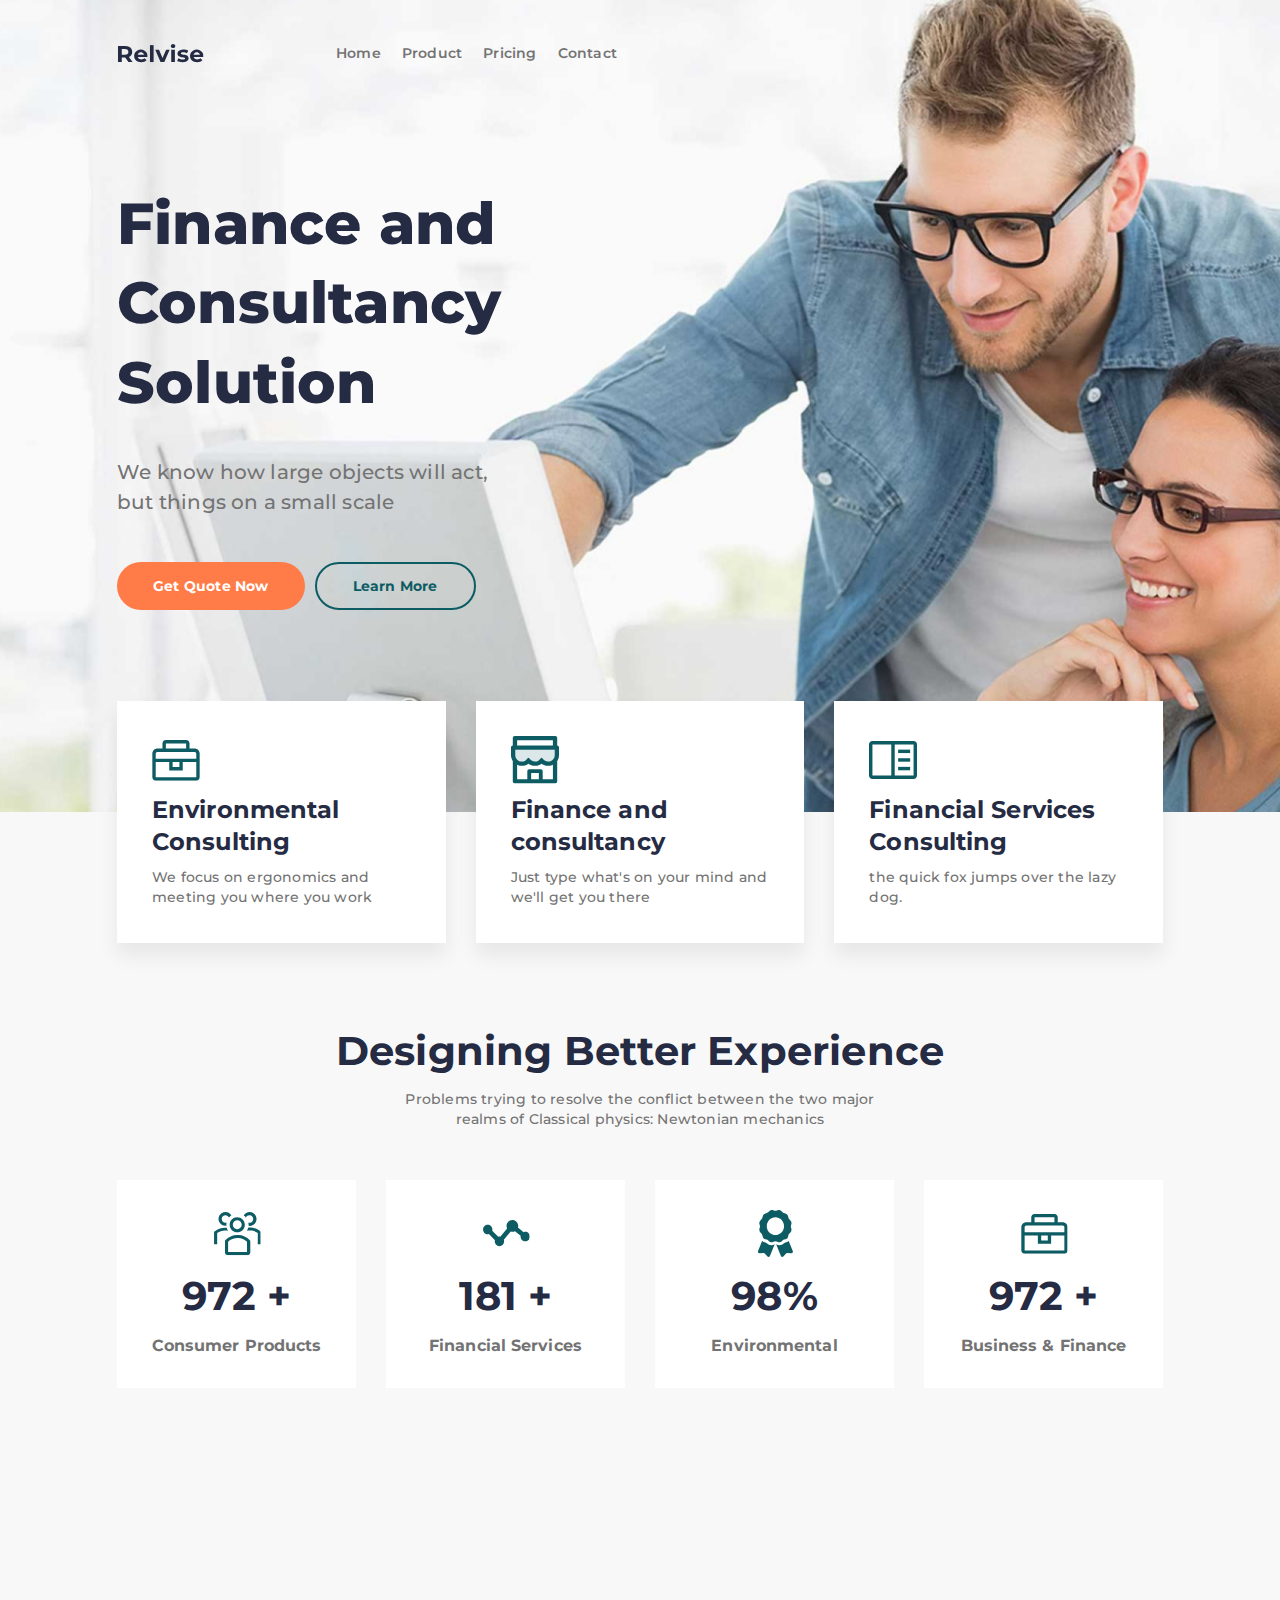
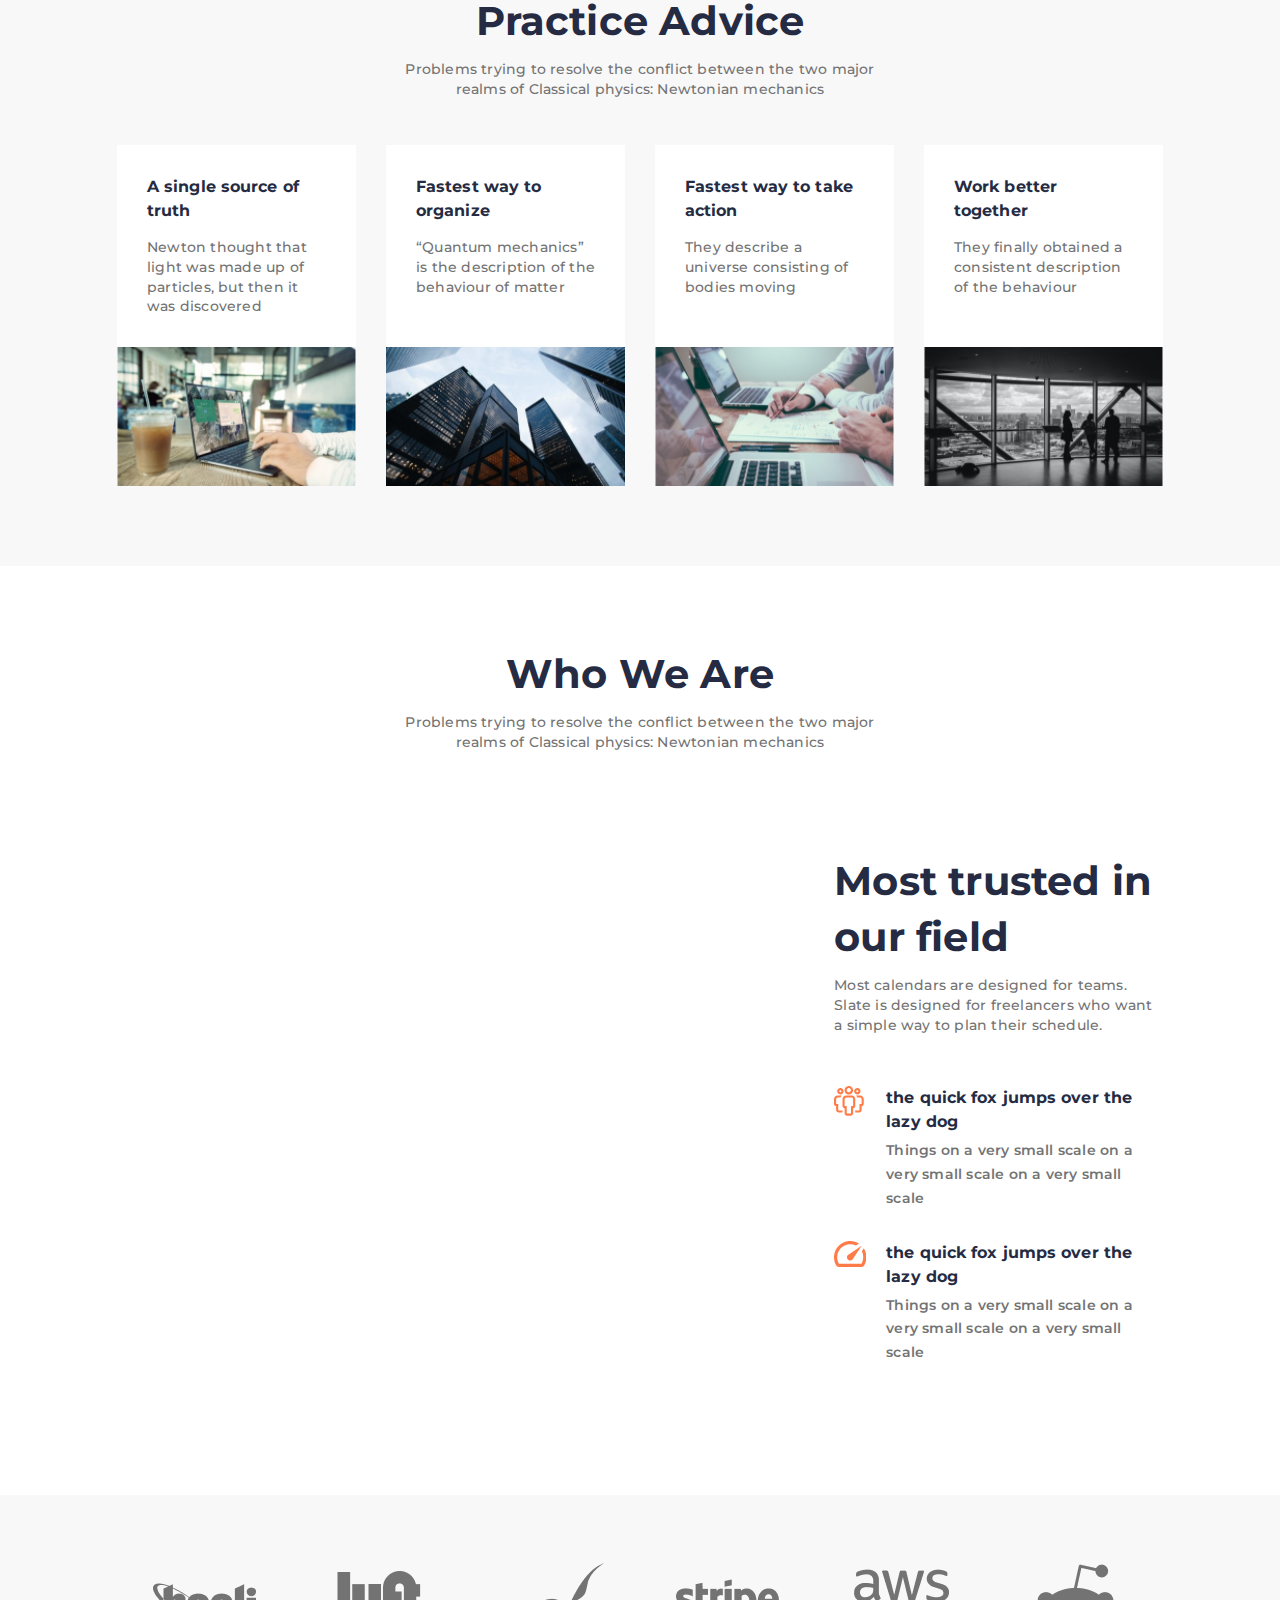
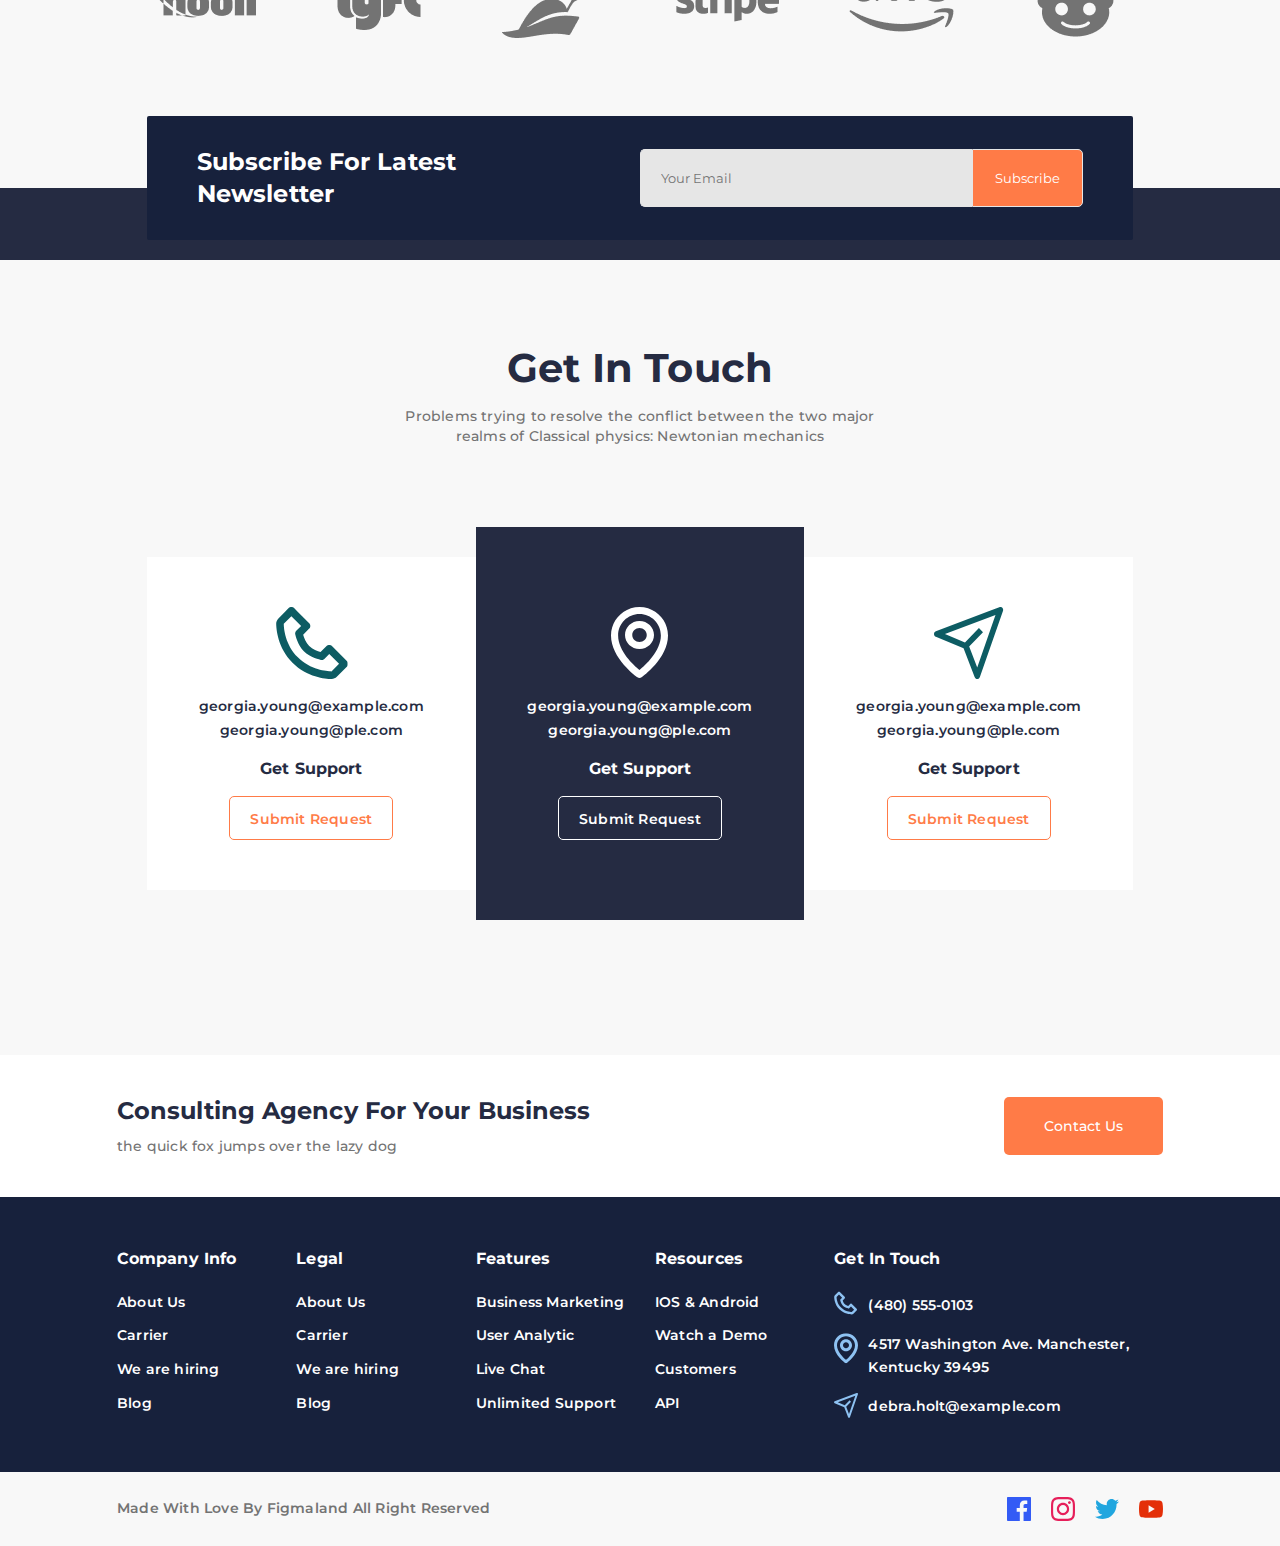
<file: index.html>
<!DOCTYPE html>
<html lang="en">

<head>
  <!-- https://www.figma.com/file/Wpufc9eYEtJaiSbYjQ1aso/Relvise?node-id=964%3A5456 -->
  <meta charset="UTF-8">
  <meta http-equiv="X-UA-Compatible" content="IE=edge">
  <meta name="viewport" content="width=device-width, initial-scale=1.0, maximum-scale=1.0, user-scaleble=0">
  <link rel="stylesheet" href="css/style.css">
  <title>Relvise | Finance and Consultancy Solution</title>
</head>

<body>
  <div class="wrapper">
<header class="header">
  <div class="header__container _container">
    <div class="header__content">
      <div class="header__menu menu">
        <a href="#" class="header__logo"><img src="img/logo.svg" alt="logo"></a>
        <div class="menu__icon icon-menu">
          <span></span>
          <span></span>
          <span></span>
        </div>
        <nav class="menu__body">
          <ul class="menu__list">
            <li><a href="#" class="menu__link">Home</a></li>
            <li><a href="#" class="menu__link">Product</a></li>
            <li><a href="#" class="menu__link">Pricing</a></li>
            <li><a href="#" class="menu__link">Contact</a></li>
          </ul>
        </nav>
      </div>
    </div>
  </div>
</header>

<!-- <header class="header">
  <div class="header__container _container">
    <a href="#" class="header__logo"><img src="img/logo.svg" alt=""></a>
    <nav class="header__menu menu">
      <ul class="menu__list">
        <li class="menu__item"><a href="#" class="menu__link">Home</a></li>
        <li class="menu__item"><a href="#" class="menu__link">Product</a></li>
        <li class="menu__item"><a href="#" class="menu__link">Pricing</a></li>
        <li class="menu__item"><a href="#" class="menu__link">Contact</a></li>
      </ul>
    </nav>
  </div>
</header> -->

    <main class="page">

      <div class="page__main-block main-block">
        <div class="main-block__container _container">
          <div class="main-block__body">
            <div class="main-block__title">Finance and Consultancy Solution
            </div>
            <div class="main-block__text">We know how large objects will act,
              but things on a small scale</div>
            <div class="main-block__buttons">
              <a href="#" class="main-block__button">Get Quote Now</a>
              <a href="#" class="main-block__button main-block__button_trans">Learn More</a>
            </div>
          </div>
        </div>
        <div class="main-block__image _ibg">
          <img src="img/bg.jpg" alt="cover">
        </div>
      </div>

      <section class="page__services services">
        <div class="services__container _container">
          <div class="services__body">
            <div class="services__column">
              <a href="#" class="services__item item-services">
                <div class="item-services__icon item-services__icon_a"></div>
                <h3 class="item-services__title">Environmental Consulting</h3>
                <div class="item-services__text">We focus on ergonomics and meeting you where you work</div>
              </a>
            </div>
            <div class="services__column">
              <a href="#" class="services__item item-services">
                <div class="item-services__icon item-services__icon_b"></div>
                <h3 class="item-services__title">Finance and
                  consultancy </h3>
                <div class="item-services__text">Just type what's on your mind
                  and we'll get you there</div>
              </a>
            </div>
            <div class="services__column">
              <a href="#" class="services__item item-services">
                <div class="item-services__icon item-services__icon_c"></div>
                <h3 class="item-services__title">Financial Services
                  Consulting</h3>
                <div class="item-services__text">the quick fox jumps over the
                  lazy dog.</div>
              </a>
            </div>
          </div>
        </div>
      </section>

      <section class="page__adventages adventages">
        <div class="adventages__container _container">
          <div class="adventages__header header-block">
            <h2 class="header-block__title">Designing Better Experience</h2>
            <div class="header-block__sub-title">Problems trying to resolve the conflict between the two major realms
              of Classical physics: Newtonian mechanics </div>
          </div>
          <div class="adventages__body">
            <div class="adventages__column">
              <div class="adventages__item">
                <div class="adventages__icon"><img src="img/adventages/01.svg" alt=""></div>
                <div class="adventages__value">972 +</div>
                <div class="adventages__text">Consumer Products</div>
              </div>
            </div>
            <div class="adventages__column">
              <div class="adventages__item">
                <div class="adventages__icon"><img src="img/adventages/02.svg" alt=""></div>
                <div class="adventages__value">181 +</div>
                <div class="adventages__text">Financial Services </div>
              </div>
            </div>
            <div class="adventages__column">
              <div class="adventages__item">
                <div class="adventages__icon"><img src="img/adventages/03.svg" alt=""></div>
                <div class="adventages__value">98%</div>
                <div class="adventages__text">Environmental </div>
              </div>
            </div>
            <div class="adventages__column">
              <div class="adventages__item">
                <div class="adventages__icon"><img src="img/adventages/04.svg" alt=""></div>
                <div class="adventages__value">972 +</div>
                <div class="adventages__text">Business & Finance </div>
              </div>
            </div>
          </div>
        </div>
      </section>

      <section class="page__practice practice">
        <div class="practice__container _container">
          <div class="practice__header header-block">
            <h2 class="header-block__title">Practice Advice</h2>
            <div class="header-block__sub-title">Problems trying to resolve the conflict between
              the two major realms of Classical physics: Newtonian mechanics </div>
          </div>
          <div class="practice__body">
            <div class="practice__column">
              <article class="practice__item item-practice">
                <div class="item-practice__content">
                  <a href="#" class="item-practice__link">
                    <h4 class="item-practice__title">A single source
                      of truth</h4>
                  </a>
                  <div class="item-practice__text">Newton thought that
                    light was made up of
                    particles, but then it
                    was discovered </div>
                </div>
                <a href="#" class="item-practice__image _ibg">
                  <img src="img/practice/01.jpg" alt="">
                </a>
              </article>
            </div>
            <div class="practice__column">
              <article class="practice__item item-practice">
                <div class="item-practice__content">
                  <a href="#" class="item-practice__link">
                    <h4 class="item-practice__title">Fastest way to
                      organize</h4>
                  </a>
                  <div class="item-practice__text">“Quantum mechanics”
                    is the description of the
                    behaviour of matter</div>
                </div>
                <a href="#" class="item-practice__image _ibg">
                  <img src="img/practice/02.jpg" alt="">
                </a>
              </article>
            </div>
            <div class="practice__column">
              <article class="practice__item item-practice">
                <div class="item-practice__content">
                  <a href="#" class="item-practice__link">
                    <h4 class="item-practice__title">Fastest way to
                      take action</h4>
                  </a>
                  <div class="item-practice__text">They describe a
                    universe consisting of
                    bodies moving</div>
                </div>
                <a href="#" class="item-practice__image _ibg">
                  <img src="img/practice/03.jpg" alt="">
                </a>
              </article>
            </div>
            <div class="practice__column">
              <article class="practice__item item-practice">
                <div class="item-practice__content">
                  <a href="#" class="item-practice__link">
                    <h4 class="item-practice__title">Work better
                      together</h4>
                  </a>
                  <div class="item-practice__text">They finally obtained
                    a consistent description
                    of the behaviour </div>
                </div>
                <a href="#" class="item-practice__image _ibg">
                  <img src="img/practice/04.jpg" alt="">
                </a>
              </article>
            </div>
          </div>
        </div>
      </section>

      <section class="page__whoweaer whoweare">
        <div class="whoweare__container _container">
          <div class="whoweare__header header-block">
            <h2 class="header-block__title">Who We Are</h2>
            <div class="header-block__sub-title">Problems trying to resolve the conflict between the two major realms
              of Classical physics: Newtonian mechanics </div>
          </div>
          <div class="whoweare__body">
            <div class="whoweare__video">
              <iframe width="560" height="315" src="https://www.youtube.com/embed/0UUK4VDblXM"
                title="YouTube video player" frameborder="0"
                allow="accelerometer; autoplay; clipboard-write; encrypted-media; gyroscope; picture-in-picture"
                allowfullscreen></iframe>
            </div>
            <div class="whoweare__content">
              <div class="whoweare__top">
                <div class="whoweare__title">Most trusted in
                  our field</div>
                <div class="whoweare__text">Most calendars are designed for teams. Slate
                  is designed for freelancers who want a
                  simple way to plan their schedule.</div>
              </div>
              <div class="whoweare__items item-whoweare">
                <div class="item-whoweare__icon"><img src="img/whoweare/01.svg" alt=""></div>
                <div class="item-whoweare__body">
                  <div class="item-whoweare__title">the quick fox jumps over the lazy
                    dog</div>
                  <div class="item-whoweare__text">Things on a very small scale on a very small scale on a very small
                    scale</div>
                </div>
              </div>
              <div class="whoweare__item item-whoweare">
                <div class="item-whoweare__icon"><img src="img/whoweare/02.svg" alt=""></div>
                <div class="item-whoweare__body">
                  <div class="item-whoweare__title">the quick fox jumps over the lazy
                    dog</div>
                  <div class="item-whoweare__text">Things on a very small scale on a very small scale on a very small
                    scale</div>
                </div>
              </div>
            </div>
          </div>
        </div>
      </section>

      <div class="page__clients clients">
        <div class="clients__container _container">
          <div class="clients__items">
            <div class="clients__item">
              <img src="img/clients/01.png" alt="">
            </div>
            <div class="clients__item">
              <img src="img/clients/02.png" alt="">
            </div>
            <div class="clients__item">
              <img src="img/clients/03.png" alt="">
            </div>
            <div class="clients__item">
              <img src="img/clients/04.png" alt="">
            </div>
            <div class="clients__item">
              <img src="img/clients/05.png" alt="">
            </div>
            <div class="clients__item">
              <img src="img/clients/06.png" alt="">
            </div>
          </div>
        </div>
      </div>

      <section class="page__subscribe subscribe">
        <div class="subscribe__container _container">
          <div class="subscribe__body">
            <h4 class="subscribe__title">Subscribe For Latest
              Newsletter</h4>
            <form action="#" class="subscribe__form">
              <input autocomplete="off" type="email" required name="form[]" placeholder="Your Email"
                class="subscribe__input">
              <button type="submit" class="subscribe__button button">Subscribe</button>
            </form>
          </div>
        </div>
      </section>

      <section class="page__getintouch getintouch">
        <div class="getintouch__container _container">
          <div class="getintouch__header header-block">
            <h2 class="header-block__title">Get In Touch</h2>
            <div class="header-block__sub-title">Problems trying to resolve the conflict between the two major realms of
              Classical physics: Newtonian mechanics</div>
          </div>
          <div class="getintouch__items">
            <div class="getintouch__item item-getintouch">
              <div class="item-getintouch__icon"><img src="img/getintouch/01.svg" alt=""></div>
              <div class="item-getintouch__emails">
                <a href="mainto:georgia.young@example.com" class="item-getintouch__email">georgia.young@example.com</a>
                <a href="mainto:georgia.young@ple.com" class="item-getintouch__email">georgia.young@ple.com</a>
              </div>
              <div class="item-getintouch__label">Get Support</div>
              <a href="#" class="item-getintouch__button">Submit Request</a>
            </div>
            <div class="getintouch__item item-getintouch item-getintouch_active">
              <div class="item-getintouch__icon"><img src="img/getintouch/02.svg" alt=""></div>
              <div class="item-getintouch__emails">
                <a href="mainto:georgia.young@example.com" class="item-getintouch__email">georgia.young@example.com</a>
                <a href="mainto:georgia.young@ple.com" class="item-getintouch__email">georgia.young@ple.com</a>
              </div>
              <div class="item-getintouch__label">Get Support</div>
              <a href="#" class="item-getintouch__button">Submit Request</a>
            </div>
            <div class="getintouch__item item-getintouch">
              <div class="item-getintouch__icon"><img src="img/getintouch/03.svg" alt=""></div>
              <div class="item-getintouch__emails">
                <a href="mainto:georgia.young@example.com" class="item-getintouch__email">georgia.young@example.com</a>
                <a href="mainto:georgia.young@ple.com" class="item-getintouch__email">georgia.young@ple.com</a>
              </div>
              <div class="item-getintouch__label">Get Support</div>
              <a href="#" class="item-getintouch__button">Submit Request</a>
            </div>
          </div>
        </div>
      </section>

      <section class="page__contact contact">
        <div class="contact__container _container">
          <div class="contact__body">
            <div class="contact__content">
              <h4 class="contact__title">Consulting Agency For Your Business</h4>
              <div class="contact__text">the quick fox jumps over the lazy dog</div>
            </div>
            <a href="#" class="contact__button">Contact Us</a>
          </div>
        </div>
      </section>

    </main>
<footer class="footer">
  <div class="footer__top">
    <div class="footer__main _container">
      <div class="footer__row">
        <div class="footer__column">
          <div class="footer__label">Company Info</div>
          <nav class="footer__menu menu-footer">
            <ul class="menu-footer__list">
              <li class="menu-footer__item"><a href="#" class="menu-footer__link">About Us</a></li>
              <li class="menu-footer__item"><a href="#" class="menu-footer__link">Carrier</a></li>
              <li class="menu-footer__item"><a href="#" class="menu-footer__link">We are hiring</a></li>
              <li class="menu-footer__item"><a href="#" class="menu-footer__link">Blog</a></li>
            </ul>
          </nav>
        </div>
        <div class="footer__column">
          <div class="footer__label">Legal</div>
          <nav class="footer__menu menu-footer">
            <ul class="menu-footer__list">
              <li class="menu-footer__item"><a href="#" class="menu-footer__link">About Us</a></li>
              <li class="menu-footer__item"><a href="#" class="menu-footer__link">Carrier</a></li>
              <li class="menu-footer__item"><a href="#" class="menu-footer__link">We are hiring</a></li>
              <li class="menu-footer__item"><a href="#" class="menu-footer__link">Blog</a></li>
            </ul>
          </nav>
        </div>
        <div class="footer__column">
          <div class="footer__label">Features</div>
          <nav class="footer__menu menu-footer">
            <ul class="menu-footer__list">
              <li class="menu-footer__item"><a href="#" class="menu-footer__link">Business Marketing</a></li>
              <li class="menu-footer__item"><a href="#" class="menu-footer__link">User Analytic</a></li>
              <li class="menu-footer__item"><a href="#" class="menu-footer__link">Live Chat</a></li>
              <li class="menu-footer__item"><a href="#" class="menu-footer__link">Unlimited Support</a></li>
            </ul>
          </nav>
        </div>
        <div class="footer__column">
          <div class="footer__label">Resources</div>
          <nav class="footer__menu menu-footer">
            <ul class="menu-footer__list">
              <li class="menu-footer__item"><a href="#" class="menu-footer__link">IOS & Android</a></li>
              <li class="menu-footer__item"><a href="#" class="menu-footer__link">Watch a Demo</a></li>
              <li class="menu-footer__item"><a href="#" class="menu-footer__link">Customers</a></li>
              <li class="menu-footer__item"><a href="#" class="menu-footer__link">API</a></li>
            </ul>
          </nav>
        </div>
        <div class="footer__column">
          <div class="footer__label">Get In Touch</div>
          <div class="footer__contacts contacts-footer">
            <a href="tel:+4805550103" class="contacts-footer__item contacts-footer__item_phone">(480) 555-0103</a>
            <a href="#" class="contacts-footer__item contacts-footer__item_map">4517 Washington Ave. Manchester, Kentucky 39495</a>
            <a href="mailto:debra.holt@example.com"
              class="contacts-footer__item contacts-footer__item_email">debra.holt@example.com</a>
          </div>
        </div>
      </div>
    </div>
  </div>
  <div class="footer__bottom">
    <div class="footer__container _container">
      <div class="footer__copy">Made With Love By Figmaland All Right Reserved </div>
      <div class="footer__social social">
        <a href="#" class="social__item"><img src="img/footer/social/01.svg" alt=""></a>
        <a href="#" class="social__item"><img src="img/footer/social/02.svg" alt=""></a>
        <a href="#" class="social__item"><img src="img/footer/social/03.svg" alt=""></a>
        <a href="#" class="social__item"><img src="img/footer/social/04.svg" alt=""></a>
      </div>
    </div>
  </div>
</footer>
  </div>
  <script src="js/jquery-3.6.0.min.js"></script>
  <script src="js/script.js"></script>
</body>

</html>
</file>
<file: css/style.css>
@import url("https://fonts.googleapis.com/css2?family=Montserrat:wght@400;500;600;700;800&display=swap");
* {
  padding: 0;
  margin: 0;
}

*, *:before, *:after {
  -webkit-box-sizing: border-box;
  box-sizing: border-box;
}

:focus, :active {
  outline: none;
}

a:focus, a:active {
  outline: none;
}

nav, footer, header, aside {
  display: block;
}

html, body {
  height: 100%;
  width: 100%;
  font-size: 100%;
  line-height: 1;
  font-size: 14px;
  -ms-text-size-adjust: 100%;
  -moz-text-size-adjust: 100%;
  -webkit-text-size-adjust: 100%;
}

input, button, textarea {
  font-family: inherit;
}

input::-ms-clear {
  display: none;
}

button {
  cursor: pointer;
}

button::-moz-focus-inner {
  padding: 0;
  border: 0;
}

a, a:visited {
  text-decoration: none;
}

a:hover {
  text-decoration: none;
}

ul li {
  list-style: none;
}

img {
  vertical-align: top;
}

h1, h2, h3, h4, h5, h6 {
  font-size: inherit;
  font-weight: inherit;
}

._ibg {
  position: relative;
}

._ibg img {
  position: absolute;
  width: 100%;
  height: 100%;
  top: 0;
  left: 0;
  -o-object-fit: cover;
     object-fit: cover;
}

body {
  font-family: "Montserrat", sans-serif;
  font-size: 14px;
  font-weight: 500;
  color: #252b42;
  background-color: #f8f8f8;
}
body.lock {
  overflow: hidden;
}

.wrapper {
  width: 100%;
  min-height: 100%;
  overflow: hidden;
  display: -webkit-box;
  display: -ms-flexbox;
  display: flex;
  -webkit-box-orient: vertical;
  -webkit-box-direction: normal;
      -ms-flex-direction: column;
          flex-direction: column;
}

._container {
  max-width: 1076px;
  margin: 0 auto;
  padding: 0 15px;
}

.header {
  position: absolute;
  width: 100%;
  top: 0;
  left: 0;
  z-index: 50;
}
.header__menu {
  display: -webkit-box;
  display: -ms-flexbox;
  display: flex;
  -webkit-box-align: center;
      -ms-flex-align: center;
          align-items: center;
  -webkit-box-pack: justify;
      -ms-flex-pack: justify;
          justify-content: space-between;
  min-height: 107px;
  max-width: 500px;
}
@media (max-width: 479px) {
  .header__menu {
    min-height: 70px;
  }
}
.header__logo {
  position: relative;
  z-index: 2;
  -webkit-box-flex: 0;
      -ms-flex: 0 0 87px;
          flex: 0 0 87px;
  overflow: hidden;
}
.header__logo img {
  width: 100%;
}

@media (max-width: 479px) {
  .menu__body {
    position: fixed;
    width: 100%;
    height: 100%;
    top: -100%;
    left: 0;
    overflow: auto;
    background-color: rgba(255, 255, 255, 0.9);
    padding: 117px 10px 30px 10px;
    -webkit-transition: all 0.4s ease;
    transition: all 0.4s ease;
  }
  .menu__body.active {
    top: 0;
  }
}
.menu__list {
  display: -webkit-box;
  display: -ms-flexbox;
  display: flex;
}
@media (max-width: 479px) {
  .menu__list {
    -webkit-box-orient: vertical;
    -webkit-box-direction: normal;
        -ms-flex-direction: column;
            flex-direction: column;
    text-align: center;
  }
}
.menu__list li {
  margin: 0 0 0 21px;
}
@media (max-width: 479px) {
  .menu__list li {
    margin: 0 0 20px 0;
  }
}
.menu__link {
  font-weight: 600;
  font-size: 14px;
  line-height: 171.4285714286%;
  letter-spacing: 0.2px;
  color: #737373;
  -webkit-transition: all 0.3s ease;
  transition: all 0.3s ease;
}
.menu__link:hover {
  color: #0D5C63;
}
@media (max-width: 479px) {
  .menu__link {
    font-size: 24px;
  }
}
@media (max-width: 992px) {
  .menu__link {
    color: #3c3c3c;
  }
}

.icon-menu {
  display: none;
}
@media (max-width: 479px) {
  .icon-menu {
    display: block;
    position: relative;
    width: 30px;
    height: 18px;
    cursor: pointer;
    z-index: 5;
  }
  .icon-menu span {
    -webkit-transition: all 0.3s ease 0s;
    transition: all 0.3s ease 0s;
    top: calc(50% - 1px);
    left: 0px;
    position: absolute;
    width: 100%;
    height: 2px;
    background-color: #000;
  }
  .icon-menu span:first-child {
    top: 0;
  }
  .icon-menu span:last-child {
    top: auto;
    bottom: 0px;
  }
  .icon-menu.active span {
    -webkit-transform: scale(0);
            transform: scale(0);
  }
  .icon-menu.active span:first-child {
    -webkit-transform: rotate(-45deg);
            transform: rotate(-45deg);
    top: calc(50% - 1px);
  }
  .icon-menu.active span:last-child {
    -webkit-transform: rotate(45deg);
            transform: rotate(45deg);
    bottom: calc(50% - 1px);
  }
}

.page {
  -webkit-box-flex: 1;
      -ms-flex: 1 1 auto;
          flex: 1 1 auto;
}

.header-block {
  display: -webkit-box;
  display: -ms-flexbox;
  display: flex;
  -webkit-box-orient: vertical;
  -webkit-box-direction: normal;
      -ms-flex-direction: column;
          flex-direction: column;
  -webkit-box-align: center;
      -ms-flex-align: center;
          align-items: center;
  text-align: center;
}
.header-block > * {
  margin: 0 0 10px 0;
}
.header-block > *:last-child {
  margin: 0;
}
.header-block__title {
  font-weight: 700;
  font-size: 40px;
  line-height: 142.5%;
  letter-spacing: 0.2px;
  color: #252b42;
}
@media (max-width: 992px) {
  .header-block__title {
    font-size: 35px;
  }
}
@media (max-width: 767px) {
  .header-block__title {
    font-size: 30px;
  }
}
.header-block__sub-title {
  max-width: 500px;
  font-weight: 500;
  font-size: 14px;
  line-height: 142.8571428571%;
  text-align: center;
  letter-spacing: 0.2px;
  color: #737373;
}

.main-block {
  position: relative;
}
.main-block__body {
  max-width: 400px;
  padding: 184px 0 192px 0;
  position: relative;
  z-index: 2;
}
.main-block__body > * {
  margin: 0 0 35px 0;
}
.main-block__body > *:last-child {
  margin: 0;
}
@media (max-width: 992px) {
  .main-block__body {
    padding: 120px 0 192px 0;
  }
}
.main-block__title {
  font-weight: 800;
  font-size: 58px;
  line-height: 137.9310344828%;
  letter-spacing: 0.2px;
  color: #252b42;
}
@media (max-width: 479px) {
  .main-block__title {
    font-size: 42px;
  }
}
.main-block__text {
  font-size: 20px;
  line-height: 150%;
  letter-spacing: 0.2px;
  color: #737373;
}
@media (max-width: 479px) {
  .main-block__text {
    color: #3c3c3c;
  }
}
.main-block__buttons {
  display: -webkit-box;
  display: -ms-flexbox;
  display: flex;
  -ms-flex-wrap: wrap;
      flex-wrap: wrap;
  margin: -10px 0;
}
.main-block__button {
  padding: 5px 36px;
  min-height: 48px;
  display: -webkit-box;
  display: -ms-flexbox;
  display: flex;
  -webkit-box-pack: center;
      -ms-flex-pack: center;
          justify-content: center;
  -webkit-box-align: center;
      -ms-flex-align: center;
          align-items: center;
  letter-spacing: 0.2px;
  color: #fff;
  background: #ff7b47;
  border-radius: 37px;
  font-weight: 700;
  line-height: 200%;
  text-align: center;
  margin: 10px 0;
  -webkit-transition: all 0.3s ease;
  transition: all 0.3s ease;
}
@media (max-width: 479px) {
  .main-block__button {
    -webkit-box-flex: 1;
        -ms-flex: 1 1 100%;
            flex: 1 1 100%;
  }
}
.main-block__button:last-child {
  margin-left: 10px;
}
@media (max-width: 479px) {
  .main-block__button:last-child {
    margin-left: 0;
  }
}
.main-block__button:hover {
  background-color: #ff4800;
}
.main-block__button_trans {
  background-color: transparent;
  border: 2px solid #0d5c63;
  color: #0d5c63;
}
.main-block__button_trans:hover {
  color: #fff;
  background-color: #0d5c63;
  border: 2px solid #0d5c63;
}
.main-block__image {
  position: absolute;
  width: 100%;
  height: 100%;
  top: 0;
  left: 0;
}
@media (max-width: 992px) {
  .main-block__image {
    opacity: 0.5;
  }
}
@media (max-width: 1300px) {
  .main-block__image img {
    -o-object-position: right;
       object-position: right;
  }
}

.page__services {
  position: relative;
  z-index: 2;
  margin: -111px 0 0 0;
}

.services__body {
  display: -webkit-box;
  display: -ms-flexbox;
  display: flex;
  margin: 0 -15px -30px;
  -ms-flex-wrap: wrap;
      flex-wrap: wrap;
  -webkit-box-pack: center;
      -ms-flex-pack: center;
          justify-content: center;
}
.services__column {
  -webkit-box-flex: 0;
      -ms-flex: 0 1 33.333%;
          flex: 0 1 33.333%;
  padding: 0 15px;
  margin: 0 0 30px 0;
}
@media (max-width: 992px) {
  .services__column {
    -webkit-box-flex: 0;
        -ms-flex: 0 1 50%;
            flex: 0 1 50%;
  }
}
@media (max-width: 767px) {
  .services__column {
    -webkit-box-flex: 1;
        -ms-flex: 1 1 auto;
            flex: 1 1 auto;
  }
}
.item-services {
  height: 100%;
  padding: 35px;
  -webkit-box-shadow: 0px 13px 19px rgba(0, 0, 0, 0.07);
          box-shadow: 0px 13px 19px rgba(0, 0, 0, 0.07);
  background-color: #fff;
  display: block;
  -webkit-transition: all 0.3s ease;
  transition: all 0.3s ease;
}
@media (max-width: 767px) {
  .item-services {
    padding: 15px;
  }
}
.item-services:hover {
  background-color: #0d5c63;
}
.item-services:hover .item-services__icon_a {
  background: url("../img/services/_01.svg") 0 0/100% no-repeat;
}
.item-services:hover .item-services__icon_b {
  background: url("../img/services/_02.svg") 0 0/100% no-repeat;
}
.item-services:hover .item-services__icon_c {
  background: url("../img/services/_03.svg") 0 0/100% no-repeat;
}
.item-services:hover .item-services__title {
  color: #fff;
}
.item-services:hover .item-services__text {
  color: #fff;
}
.item-services > * {
  margin: 0 0 10px 0;
}
.item-services > *:last-child {
  margin: 0;
}
.item-services__icon {
  width: 48px;
  height: 48px;
}
.item-services__icon img {
  width: 100%;
  height: 100%;
}
.item-services__icon_a {
  background: url("../img/services/01.svg") 0 0/100% no-repeat;
}
.item-services__icon_b {
  background: url("../img/services/02.svg") 0 0/100% no-repeat;
}
.item-services__icon_c {
  background: url("../img/services/03.svg") 0 0/100% no-repeat;
}
.item-services__title {
  font-weight: 700;
  font-size: 24px;
  line-height: 133.3333333333%;
  letter-spacing: 0.1px;
  color: #252b42;
}
.item-services__text {
  font-size: 14px;
  line-height: 142.8571428571%;
  letter-spacing: 0.2px;
  color: #737373;
}

.adventages {
  padding: 80px 0;
}
@media (max-width: 992px) {
  .adventages {
    padding: 50px 0;
  }
}
@media (max-width: 767px) {
  .adventages {
    padding: 30px 0;
  }
}
.adventages__header {
  margin: 0 0 50px 0;
}
@media (max-width: 767px) {
  .adventages__header {
    margin: 0 0 20px 0;
  }
}
.adventages__body {
  display: -webkit-box;
  display: -ms-flexbox;
  display: flex;
  -ms-flex-wrap: wrap;
      flex-wrap: wrap;
  margin: 0 -15px -30px;
}
.adventages__column {
  -webkit-box-flex: 0;
      -ms-flex: 0 1 25%;
          flex: 0 1 25%;
  padding: 0 15px;
  margin: 0 0 30px 0;
}
@media (max-width: 992px) {
  .adventages__column {
    -webkit-box-flex: 0;
        -ms-flex: 0 1 50%;
            flex: 0 1 50%;
  }
}
@media (max-width: 479px) {
  .adventages__column {
    -webkit-box-flex: 1;
        -ms-flex: 1 1 100%;
            flex: 1 1 100%;
  }
}
.adventages__item {
  height: 100%;
  background-color: #fff;
  padding: 30px;
  text-align: center;
}
.adventages__item > * {
  margin: 0 0 10px 0;
}
.adventages__item > *:last-child {
  margin: 0;
}
.adventages__icon {
  width: 48px;
  height: 48px;
  margin-left: auto;
  margin-right: auto;
}
.adventages__icon img {
  width: 100%;
}
.adventages__value {
  font-weight: 700;
  font-size: 40px;
  line-height: 142.5%;
  letter-spacing: 0.2px;
  color: #252b42;
}
.adventages__text {
  font-weight: 700;
  font-size: 16px;
  line-height: 150%;
  text-align: center;
  letter-spacing: 0.1px;
  color: #737373;
}

.practice {
  padding: 125px 0 80px 0;
}
@media (max-width: 992px) {
  .practice {
    padding: 80px 0 50px 0;
  }
}
@media (max-width: 767px) {
  .practice {
    padding: 50px 0 30px 0;
  }
}
@media (max-width: 479px) {
  .practice {
    padding: 30px 0 20px 0;
  }
}
.practice__header {
  margin: 0 0 45px 0;
}
@media (max-width: 767px) {
  .practice__header {
    margin: 0 0 20px 0;
  }
}
.practice__body {
  margin: 0 -15px -30px;
  display: -webkit-box;
  display: -ms-flexbox;
  display: flex;
  -ms-flex-wrap: wrap;
      flex-wrap: wrap;
}
.practice__column {
  margin: 0 0 30px 0;
  padding: 0 15px;
  -webkit-box-flex: 0;
      -ms-flex: 0 1 25%;
          flex: 0 1 25%;
}
@media (max-width: 992px) {
  .practice__column {
    -webkit-box-flex: 0;
        -ms-flex: 0 1 50%;
            flex: 0 1 50%;
  }
}
@media (max-width: 767px) {
  .practice__column {
    -webkit-box-flex: 1;
        -ms-flex: 1 1 auto;
            flex: 1 1 auto;
  }
}
.item-practice {
  display: -webkit-box;
  display: -ms-flexbox;
  display: flex;
  -webkit-box-orient: vertical;
  -webkit-box-direction: normal;
      -ms-flex-direction: column;
          flex-direction: column;
  height: 100%;
  background-color: #fff;
}
.item-practice__content {
  -webkit-box-flex: 1;
      -ms-flex: 1 1 auto;
          flex: 1 1 auto;
  padding: 30px;
}
.item-practice__content > * {
  margin: 0 0 15px 0;
}
.item-practice__content > *:last-child {
  margin: 0;
}
@media (max-width: 767px) {
  .item-practice__content {
    padding: 15px;
  }
}
.item-practice__link {
  color: inherit;
  display: block;
}
.item-practice__link:hover {
  text-decoration: underline;
}
.item-practice__title {
  font-weight: 700;
  font-size: 16px;
  line-height: 24px;
  letter-spacing: 0.1px;
  color: #252b42;
}
.item-practice__text {
  font-weight: 500;
  font-size: 14px;
  line-height: 142.8571428571%;
  letter-spacing: 0.2px;
  color: #737373;
}
.item-practice__image {
  padding: 0 0 58% 0;
  display: -webkit-box;
  display: -ms-flexbox;
  display: flex;
  overflow: hidden;
}
.item-practice__image img {
  -webkit-transition: all 0.3s ease;
  transition: all 0.3s ease;
}
.item-practice__image img:hover {
  -webkit-transform: scale(1.1);
          transform: scale(1.1);
}

.whoweare {
  background-color: #fff;
  padding: 80px 0 130px 0;
}
@media (max-width: 992px) {
  .whoweare {
    padding: 50px 0 50px 0;
  }
}
.whoweare__header {
  margin: 0 0 100px 0;
}
@media (max-width: 992px) {
  .whoweare__header {
    margin: 0 0 30px 0;
  }
}
.whoweare__body {
  display: -webkit-box;
  display: -ms-flexbox;
  display: flex;
  -webkit-box-align: start;
      -ms-flex-align: start;
          align-items: flex-start;
}
@media (max-width: 992px) {
  .whoweare__body {
    -webkit-box-orient: vertical;
    -webkit-box-direction: reverse;
        -ms-flex-direction: column-reverse;
            flex-direction: column-reverse;
    -webkit-box-align: stretch;
        -ms-flex-align: stretch;
            align-items: stretch;
  }
}
.whoweare__video {
  -webkit-box-flex: 0;
      -ms-flex: 0 0 57%;
          flex: 0 0 57%;
  position: relative;
  padding: 0 0 42.25% 0;
}
.whoweare__video iframe {
  position: absolute;
  top: 0;
  left: 0;
  width: 100%;
  height: 100%;
  -o-object-fit: cover;
     object-fit: cover;
}
@media (max-width: 992px) {
  .whoweare__video {
    padding: 0 0 56% 0;
  }
  .whoweare__video:not(:last-child) {
    margin: 50px 0 0 0;
  }
}
@media (max-width: 767px) {
  .whoweare__video:not(:last-child) {
    margin: 30px 0 0 0;
  }
}
.whoweare__content {
  -webkit-box-flex: 1;
      -ms-flex: 1 1 auto;
          flex: 1 1 auto;
  padding: 0px 0 0 121px;
}
@media (max-width: 1080px) {
  .whoweare__content {
    padding: 0 0 0 50px;
  }
}
@media (max-width: 992px) {
  .whoweare__content {
    padding: 0;
  }
}
.whoweare__top:not(:last-child) {
  margin: 0 0 50px 0;
}
@media (max-width: 767px) {
  .whoweare__top:not(:last-child) {
    margin: 0 0 30px 0;
  }
}
.whoweare__title {
  font-weight: 700;
  font-size: 40px;
  line-height: 142.5%;
  letter-spacing: 0.2px;
  color: #252b42;
}
.whoweare__title:not(:last-child) {
  margin: 0 0 10px 0;
}
@media (max-width: 992px) {
  .whoweare__title {
    font-size: 24px;
  }
}
.whoweare__text {
  font-weight: 500;
  font-size: 14px;
  line-height: 142.8571428571%;
  letter-spacing: 0.2px;
  color: #737373;
}
.item-whoweare {
  display: -webkit-box;
  display: -ms-flexbox;
  display: flex;
}
.item-whoweare:not(:last-child) {
  margin: 0 0 30px 0;
}
.item-whoweare__icon {
  -webkit-box-flex: 0;
      -ms-flex: 0 0 32px;
          flex: 0 0 32px;
}
.item-whoweare__body {
  -webkit-box-flex: 1;
      -ms-flex: 1 1 auto;
          flex: 1 1 auto;
  padding: 0 0 0 20px;
}
.item-whoweare__title {
  font-weight: 700;
  font-size: 16px;
  line-height: 150%;
  letter-spacing: 0.1px;
  color: #252b42;
}
.item-whoweare__title:not(:last-child) {
  margin: 0 0 5px 0;
}
.item-whoweare__text {
  font-weight: 600;
  font-size: 14px;
  line-height: 171.4285714286%;
  letter-spacing: 0.2px;
  color: #737373;
}

.page__clients:not(:last-child) {
  margin: 0 0 10px 0;
}

.clients {
  padding: 58px 0;
}
@media (max-width: 992px) {
  .clients {
    padding: 30px 0;
  }
}
.clients__items {
  display: -webkit-box;
  display: -ms-flexbox;
  display: flex;
  -ms-flex-wrap: wrap;
      flex-wrap: wrap;
  -webkit-box-align: center;
      -ms-flex-align: center;
          align-items: center;
  -webkit-box-pack: center;
      -ms-flex-pack: center;
          justify-content: center;
}
.clients__item {
  padding: 10px 15px;
  -webkit-box-flex: 0;
      -ms-flex: 0 1 16.6667%;
          flex: 0 1 16.6667%;
  text-align: center;
  min-width: 140px;
}
.clients__item img {
  max-width: 100%;
}

.subscribe {
  padding: 0 0 20px 0;
  position: relative;
}
.subscribe::before {
  content: "";
  position: absolute;
  bottom: 0;
  left: 0;
  width: 100%;
  height: 50%;
  background-color: #252b42;
}
@media (max-width: 767px) {
  .subscribe::before {
    display: none;
  }
}
.subscribe__body {
  position: relative;
  z-index: 2;
  margin: 0 30px;
  padding: 30px 50px;
  display: -webkit-box;
  display: -ms-flexbox;
  display: flex;
  -webkit-box-pack: justify;
      -ms-flex-pack: justify;
          justify-content: space-between;
  -webkit-box-align: center;
      -ms-flex-align: center;
          align-items: center;
  background: #17213c;
  border-radius: 2px;
}
@media (max-width: 1080px) {
  .subscribe__body {
    margin: 0;
  }
}
@media (max-width: 767px) {
  .subscribe__body {
    display: block;
    padding: 15px 20px;
    margin: 0 -15px;
  }
}
.subscribe__title {
  padding: 0 10px 0 0;
  max-width: 280px;
  font-weight: 700;
  font-size: 24px;
  line-height: 133.3333333333%;
  letter-spacing: 0.1px;
  color: #ffffff;
}
@media (max-width: 767px) {
  .subscribe__title {
    margin: 0 0 20px 0;
    padding: 0;
    max-width: none;
  }
}
.subscribe__form {
  -webkit-box-flex: 0;
      -ms-flex: 0 1 50%;
          flex: 0 1 50%;
  display: -webkit-box;
  display: -ms-flexbox;
  display: flex;
  -webkit-box-align: center;
      -ms-flex-align: center;
          align-items: center;
}
.subscribe__input {
  width: 100%;
  -webkit-box-flex: 1;
      -ms-flex: 1 1 auto;
          flex: 1 1 auto;
  padding: 0 20px;
  min-height: 58px;
  background: #f9f9f9;
  border: 1px solid #e6e6e6;
  border-radius: 5px 0 0 5px;
  background-color: #e6e6e6;
  color: #737373;
  border-right: 0;
}
.subscribe__input:focus {
  color: #000;
}
.subscribe__button {
  padding: 0 22px;
  display: -webkit-box;
  display: -ms-flexbox;
  display: flex;
  -webkit-box-pack: center;
      -ms-flex-pack: center;
          justify-content: center;
  -webkit-box-align: center;
      -ms-flex-align: center;
          align-items: center;
  text-align: center;
  color: #fff;
  min-height: 58px;
  background: #ff7b47;
  border: 1px solid #e6e6e6;
  border-radius: 0px 5px 5px 0px;
  -webkit-transition: all 0.3s ease;
  transition: all 0.3s ease;
  cursor: pointer;
}
.subscribe__button:hover {
  background-color: #ff4800;
}

.getintouch {
  padding: 80px 0 135px 0;
}
@media (max-width: 992px) {
  .getintouch {
    padding: 40px 0 40px 0;
  }
}
.getintouch__header {
  margin: 0 0 80px 0;
}
@media (max-width: 767px) {
  .getintouch__header {
    margin: 0 0 30px 0;
  }
}
.getintouch__items {
  margin: 0 30px;
  display: -webkit-box;
  display: -ms-flexbox;
  display: flex;
  -webkit-box-align: center;
      -ms-flex-align: center;
          align-items: center;
}
@media (max-width: 992px) {
  .getintouch__items {
    display: block;
    margin: 0;
  }
}
@media (max-width: 767px) {
  .getintouch__items {
    margin: 0 -15px;
  }
}
.getintouch__item {
  -webkit-box-flex: 0;
      -ms-flex: 0 1 33.333%;
          flex: 0 1 33.333%;
}

.item-getintouch {
  display: -webkit-box;
  display: -ms-flexbox;
  display: flex;
  -webkit-box-orient: vertical;
  -webkit-box-direction: normal;
      -ms-flex-direction: column;
          flex-direction: column;
  -webkit-box-pack: center;
      -ms-flex-pack: center;
          justify-content: center;
  -webkit-box-align: center;
      -ms-flex-align: center;
          align-items: center;
  background-color: #fff;
  padding: 50px 15px;
}
@media (max-width: 767px) {
  .item-getintouch {
    padding: 30px 10px;
  }
}
.item-getintouch > * {
  margin: 0 0 15px 0;
}
.item-getintouch > *:last-child {
  margin: 0;
}
.item-getintouch_active {
  padding: 80px 15px;
  background-color: #252b42;
  color: #fff;
}
@media (max-width: 767px) {
  .item-getintouch_active {
    padding: 40px 10px;
  }
}
.item-getintouch_active .item-getintouch__button {
  border: 1px solid #fff;
  color: #fff;
}
.item-getintouch_active .item-getintouch__button:hover {
  border: 1px solid #ff7b47;
}
.item-getintouch__icon {
  -webkit-box-flex: 0;
      -ms-flex: 0 0 72px;
          flex: 0 0 72px;
}
.item-getintouch__icon img {
  max-width: 100%;
}
.item-getintouch__emails {
  display: -webkit-box;
  display: -ms-flexbox;
  display: flex;
  -webkit-box-orient: vertical;
  -webkit-box-direction: normal;
      -ms-flex-direction: column;
          flex-direction: column;
  -webkit-box-pack: center;
      -ms-flex-pack: center;
          justify-content: center;
  -webkit-box-align: center;
      -ms-flex-align: center;
          align-items: center;
}
.item-getintouch__email {
  font-weight: 600;
  font-size: 14px;
  line-height: 24px;
  letter-spacing: 0.2px;
  color: inherit;
}
.item-getintouch__email:hover {
  text-decoration: underline;
}
.item-getintouch__label {
  font-weight: 700;
  font-size: 16px;
  line-height: 24px;
  letter-spacing: 0.1px;
  color: inherit;
}
.item-getintouch__button {
  display: -webkit-box;
  display: -ms-flexbox;
  display: flex;
  -webkit-box-orient: vertical;
  -webkit-box-direction: normal;
      -ms-flex-direction: column;
          flex-direction: column;
  -webkit-box-align: center;
      -ms-flex-align: center;
          align-items: center;
  padding: 10px 20px;
  height: 44px;
  border: 1px solid #ff7b47;
  border-radius: 5px;
  font-weight: 600;
  font-size: 14px;
  line-height: 24px;
  text-align: center;
  letter-spacing: 0.2px;
  color: #ff7b47;
  -webkit-transition: all 0.3s ease;
  transition: all 0.3s ease;
}
.item-getintouch__button:hover {
  background-color: #ff7b47;
  color: #fff;
}

.contact {
  background-color: #fff;
}
.contact__body {
  padding: 40px 0;
  display: -webkit-box;
  display: -ms-flexbox;
  display: flex;
  -webkit-box-pack: justify;
      -ms-flex-pack: justify;
          justify-content: space-between;
  -webkit-box-align: center;
      -ms-flex-align: center;
          align-items: center;
}
@media (max-width: 767px) {
  .contact__body {
    display: block;
  }
}
@media (max-width: 767px) {
  .contact__content {
    margin: 0 0 20px 0;
  }
}
.contact__title {
  padding: 0 20px 0 0;
  font-weight: 700;
  font-size: 24px;
  line-height: 133.3333333333%;
  letter-spacing: 0.1px;
  color: #252b42;
}
.contact__title:not(:last-child) {
  margin: 0 0 10px 0;
}
.contact__text {
  font-weight: 500;
  font-size: 14px;
  line-height: 142.8571428571%;
  letter-spacing: 0.2px;
  color: #737373;
}
.contact__button {
  display: -webkit-inline-box;
  display: -ms-inline-flexbox;
  display: inline-flex;
  -webkit-box-pack: center;
      -ms-flex-pack: center;
          justify-content: center;
  -webkit-box-align: center;
      -ms-flex-align: center;
          align-items: center;
  text-align: center;
  white-space: nowrap;
  height: 58px;
  padding: 0 40px;
  background-color: #ff7b47;
  border-radius: 5px;
  color: #fff;
  -webkit-transition: all 0.3s ease;
  transition: all 0.3s ease;
}
.contact__button:hover {
  background-color: #ff4800;
}
@media (max-width: 479px) {
  .contact__button {
    display: -webkit-box;
    display: -ms-flexbox;
    display: flex;
  }
}

.footer__top {
  padding: 30px 0;
  background-color: #17213C;
}
.footer__row {
  display: -webkit-box;
  display: -ms-flexbox;
  display: flex;
  -ms-flex-wrap: wrap;
      flex-wrap: wrap;
  margin: 0 -15px;
}
.footer__column {
  padding: 20px 15px;
  -webkit-box-flex: 0;
      -ms-flex: 0 1 16.667%;
          flex: 0 1 16.667%;
}
.footer__column:last-child {
  -webkit-box-flex: 0;
      -ms-flex: 0 1 33.334%;
          flex: 0 1 33.334%;
}
@media (max-width: 992px) {
  .footer__column {
    -webkit-box-flex: 0;
        -ms-flex: 0 1 25%;
            flex: 0 1 25%;
  }
  .footer__column:last-child {
    -webkit-box-flex: 0;
        -ms-flex: 0 1 auto;
            flex: 0 1 auto;
  }
}
@media (max-width: 767px) {
  .footer__column {
    -webkit-box-flex: 0;
        -ms-flex: 0 1 50%;
            flex: 0 1 50%;
  }
  .footer__column:last-child {
    -webkit-box-flex: 0;
        -ms-flex: 0 1 auto;
            flex: 0 1 auto;
  }
}
.footer__label {
  margin: 0 0 20px 0;
  font-weight: 700;
  font-size: 16px;
  line-height: 150%;
  letter-spacing: 0.1px;
  color: #FFFFFF;
}
.footer__bottom {
  padding: 25px 0;
}
.footer__container {
  display: -webkit-box;
  display: -ms-flexbox;
  display: flex;
  -webkit-box-pack: justify;
      -ms-flex-pack: justify;
          justify-content: space-between;
  -webkit-box-align: center;
      -ms-flex-align: center;
          align-items: center;
}
@media (max-width: 767px) {
  .footer__container {
    -webkit-box-orient: vertical;
    -webkit-box-direction: normal;
        -ms-flex-direction: column;
            flex-direction: column;
    text-align: center;
  }
}
.footer__copy {
  font-weight: 600;
  font-size: 14px;
  line-height: 171.4285714286%;
  letter-spacing: 0.2px;
  color: #737373;
}
@media (max-width: 767px) {
  .footer__copy:not(:last-child) {
    margin: 0 0 20px 0;
  }
}
.menu-footer__item:not(:last-child) {
  margin: 0 0 10px 0;
}
.menu-footer__link {
  font-weight: 600;
  font-size: 14px;
  line-height: 171.4285714286%;
  letter-spacing: 0.2px;
  color: #FFFFFF;
}
.menu-footer__link:hover {
  text-decoration: underline;
}

.contacts-footer {
  display: -webkit-box;
  display: -ms-flexbox;
  display: flex;
  -webkit-box-orient: vertical;
  -webkit-box-direction: normal;
      -ms-flex-direction: column;
          flex-direction: column;
}
.contacts-footer__item {
  padding: 0 0 0 34px;
  display: -webkit-box;
  display: -ms-flexbox;
  display: flex;
  -webkit-box-align: center;
      -ms-flex-align: center;
          align-items: center;
  min-height: 30px;
  font-weight: 600;
  font-size: 14px;
  line-height: 171.4285714286%;
  letter-spacing: 0.2px;
  color: #FFFFFF;
}
.contacts-footer__item:not(:last-child) {
  margin: 0 0 12px 0;
}
.contacts-footer__item:hover {
  text-decoration: underline;
}
.contacts-footer__item_phone {
  background: url("../img/footer/01.svg") 0 0 no-repeat;
}
.contacts-footer__item_map {
  background: url("../img/footer/02.svg") 0 0 no-repeat;
}
.contacts-footer__item_email {
  background: url("../img/footer/03.svg") 0 0 no-repeat;
}

.social {
  display: -webkit-box;
  display: -ms-flexbox;
  display: flex;
  -webkit-box-align: center;
      -ms-flex-align: center;
          align-items: center;
}
.social__item {
  -webkit-box-flex: 0;
      -ms-flex: 0 0 24px;
          flex: 0 0 24px;
  -webkit-transition: all 0.3s ease;
  transition: all 0.3s ease;
}
.social__item:hover {
  -webkit-transform: translateY(-4px);
          transform: translateY(-4px);
}
.social__item:not(:last-child) {
  margin: 0 20px 0 0;
}
.social__item img {
  max-width: 100%;
}
</file>
